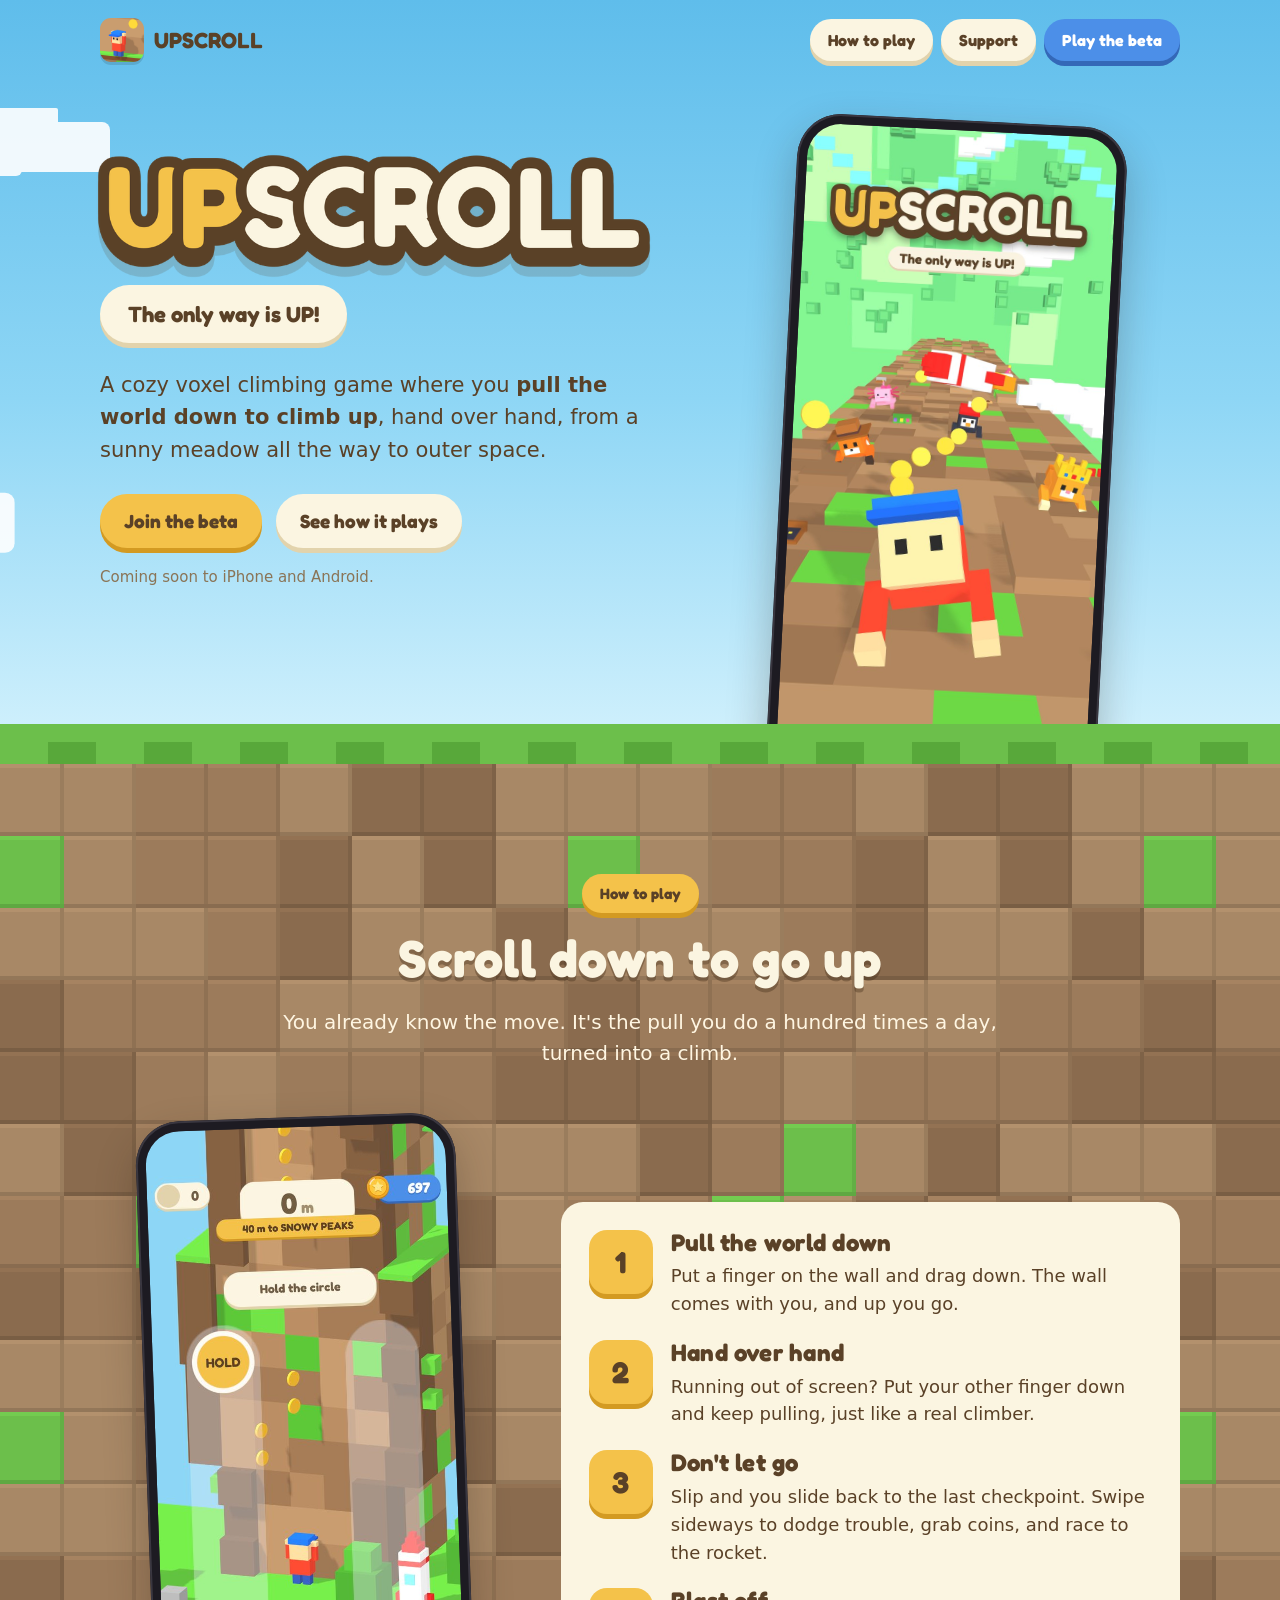
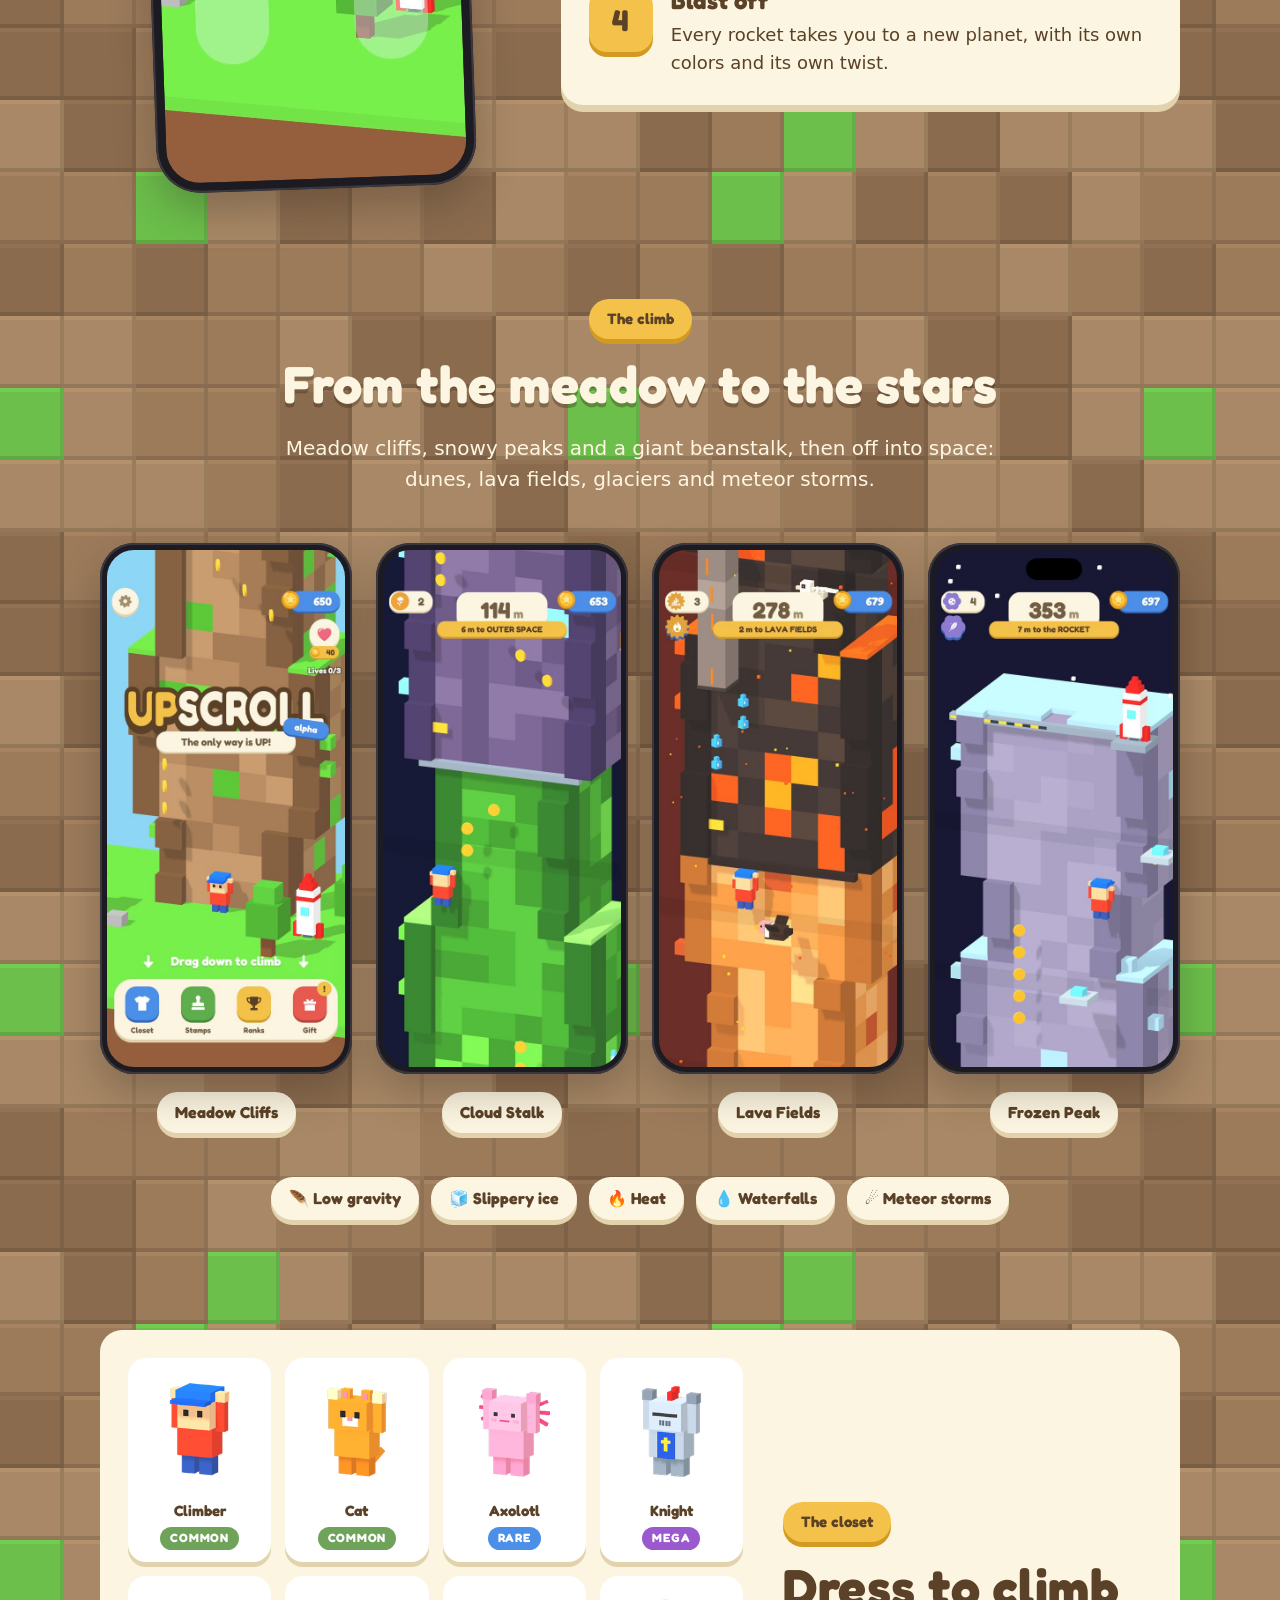
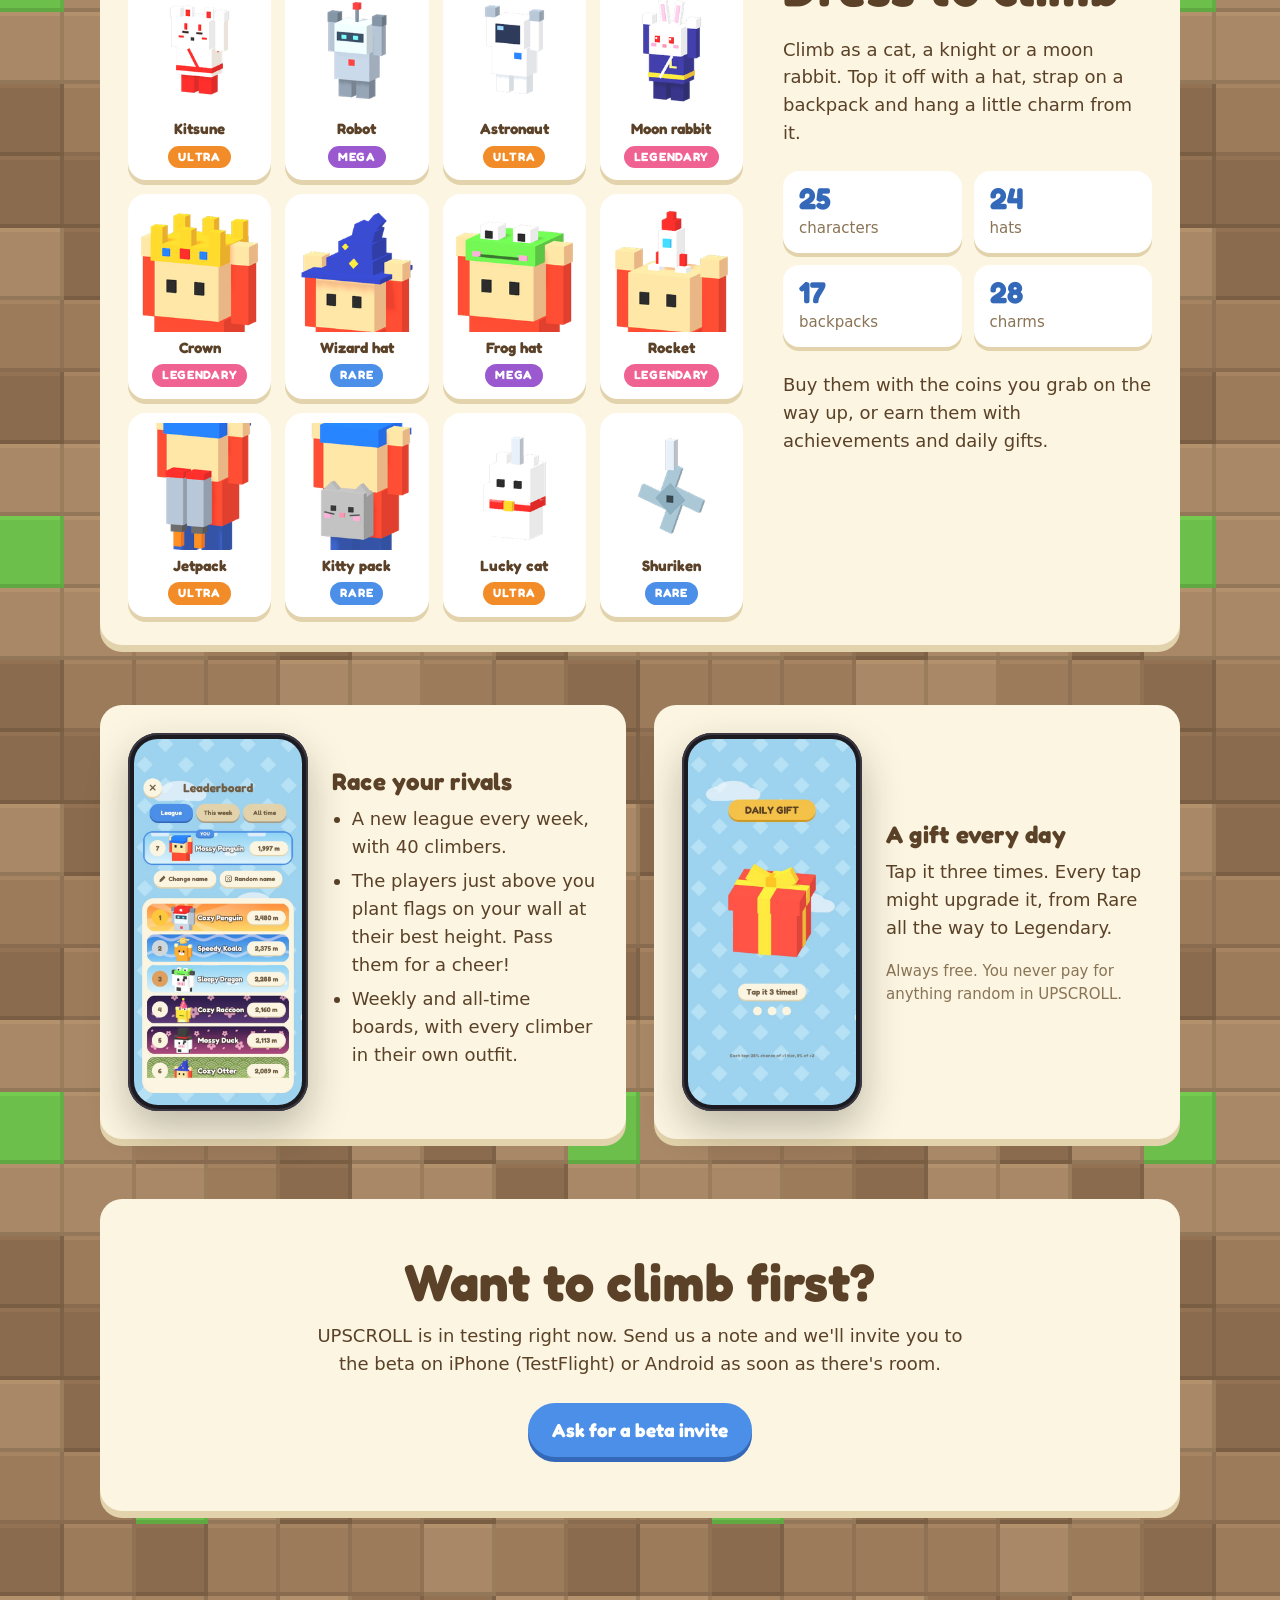
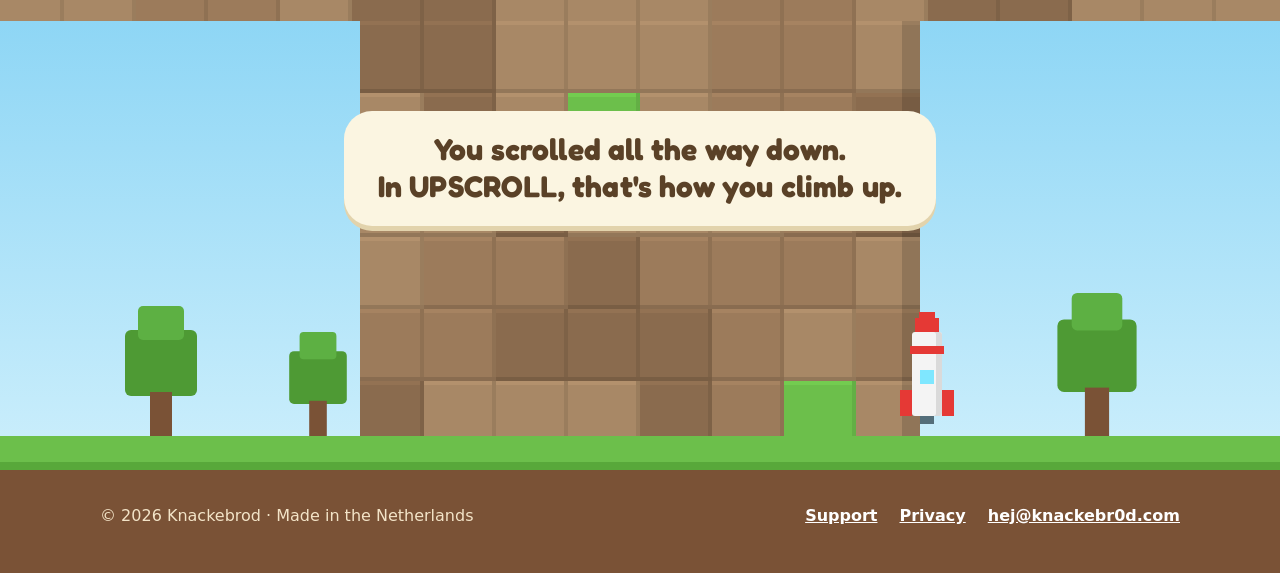
<file: Website/index.html>
<!doctype html>
<html lang="en">
<head>
  <meta charset="utf-8">
  <meta name="viewport" content="width=device-width, initial-scale=1, viewport-fit=cover">
  <title>UPSCROLL: The only way is UP!</title>
  <meta name="description" content="UPSCROLL is a cozy voxel climbing game for iPhone and Android. Pull the world down to climb up, hand over hand, from the meadow to outer space.">
  <meta name="theme-color" content="#5FBDEB">
  <meta property="og:title" content="UPSCROLL: The only way is UP!">
  <meta property="og:description" content="Pull the world down to climb up. A cozy voxel climbing game for iPhone and Android.">
  <meta property="og:image" content="https://upscroll.knackebr0d.com/assets/social.jpg">
  <meta property="og:url" content="https://upscroll.knackebr0d.com/">
  <link rel="canonical" href="https://upscroll.knackebr0d.com/">
  <meta property="og:type" content="website">
  <meta name="twitter:card" content="summary_large_image">
  <link rel="icon" type="image/png" href="assets/favicon.png">
  <link rel="apple-touch-icon" href="assets/apple-touch-icon.png">
  <link rel="stylesheet" href="assets/site.css">
</head>
<body>

<header class="topbar">
  <div class="wrap">
    <a class="brand" href="./"><img src="assets/icon.png" alt="">UPSCROLL</a>
    <nav class="nav">
      <a class="pill pill-cream" href="#play">How to play</a>
      <a class="pill pill-cream" href="support.html">Support</a>
      <a class="pill pill-blue" href="#beta">Play the beta</a>
    </nav>
  </div>
</header>

<main>

  <!-- The top of the tower -->
  <section class="hero">
    <div class="clouds" aria-hidden="true"><span class="cloud c1"></span><span class="cloud c2"></span><span class="cloud c3"></span></div>
    <div class="wrap hero-grid">
      <div class="hero-copy">
        <h1><img class="hero-logo" src="assets/logo.png" alt="UPSCROLL"></h1>
        <span class="pill pill-cream tagline">The only way is UP!</span>
        <p class="lead">A cozy voxel climbing game where you <strong>pull the world down to climb up</strong>, hand over hand, from a sunny meadow all the way to outer space.</p>
        <div class="cta-row">
          <a class="pill pill-gold" href="#beta">Join the beta</a>
          <a class="pill pill-cream" href="#play">See how it plays</a>
        </div>
        <p class="soon">Coming soon to iPhone and Android.</p>
      </div>
      <div class="phone hero-phone">
        <img src="assets/poster.jpg" alt="Looking down a voxel tower: the climber reaches up toward you, friends climb below, a rocket flies past and the meadow is far below.">
      </div>
    </div>
  </section>

  <div class="ledge" aria-hidden="true"></div>

  <!-- Down the wall -->
  <div class="wall">

    <section id="play" class="wrap on-wall">
      <div class="section-head">
        <span class="pill pill-gold kicker">How to play</span>
        <h2>Scroll down to go up</h2>
        <p>You already know the move. It's the pull you do a hundred times a day, turned into a climb.</p>
      </div>
      <div class="how">
        <div class="phone"><img src="assets/shots/tutorial.jpg" alt="The first climb: a hand-sized HOLD circle on the wall at the bottom of the tower, with the hint 'Hold the circle'." loading="lazy"></div>
        <div class="card steps">
          <div class="step">
            <div class="num">1</div>
            <div><h3>Pull the world down</h3><p>Put a finger on the wall and drag down. The wall comes with you, and up you go.</p></div>
          </div>
          <div class="step">
            <div class="num">2</div>
            <div><h3>Hand over hand</h3><p>Running out of screen? Put your other finger down and keep pulling, just like a real climber.</p></div>
          </div>
          <div class="step">
            <div class="num">3</div>
            <div><h3>Don't let go</h3><p>Slip and you slide back to the last checkpoint. Swipe sideways to dodge trouble, grab coins, and race to the rocket.</p></div>
          </div>
          <div class="step">
            <div class="num">4</div>
            <div><h3>Blast off</h3><p>Every rocket takes you to a new planet, with its own colors and its own twist.</p></div>
          </div>
        </div>
      </div>
    </section>

    <section class="wrap on-wall" style="margin-top: 110px">
      <div class="section-head">
        <span class="pill pill-gold kicker">The climb</span>
        <h2>From the meadow to the stars</h2>
        <p>Meadow cliffs, snowy peaks and a giant beanstalk, then off into space: dunes, lava fields, glaciers and meteor storms.</p>
      </div>
      <div class="worlds">
        <figure class="world" style="margin:0">
          <div class="phone"><img src="assets/shots/title.jpg" alt="The title screen: the tower rising from the meadow, with the rocket waiting at the bottom." loading="lazy"></div>
          <span class="pill pill-cream label">Meadow Cliffs</span>
        </figure>
        <figure class="world" style="margin:0">
          <div class="phone"><img src="assets/shots/climb1.jpg" alt="The green Cloud Stalk, almost at outer space." loading="lazy"></div>
          <span class="pill pill-cream label">Cloud Stalk</span>
        </figure>
        <figure class="world" style="margin:0">
          <div class="phone"><img src="assets/shots/cloud.jpg" alt="Climbing through glowing lava blocks on a hot planet." loading="lazy"></div>
          <span class="pill pill-cream label">Lava Fields</span>
        </figure>
        <figure class="world" style="margin:0">
          <div class="phone"><img src="assets/shots/space.jpg" alt="An icy planet with the rocket waiting at the top." loading="lazy"></div>
          <span class="pill pill-cream label">Frozen Peak</span>
        </figure>
      </div>
      <div class="effects">
        <span class="pill pill-cream">🪶 Low gravity</span>
        <span class="pill pill-cream">🧊 Slippery ice</span>
        <span class="pill pill-cream">🔥 Heat</span>
        <span class="pill pill-cream">💧 Waterfalls</span>
        <span class="pill pill-cream">☄️ Meteor storms</span>
      </div>
    </section>

    <section class="wrap" style="margin-top: 110px">
      <div class="card closet">
        <div class="shelf">
          <div class="item"><img src="assets/items/character_climber.png" alt="" loading="lazy"><div class="name">Climber</div><span class="chip" style="background:var(--common)">Common</span></div>
          <div class="item"><img src="assets/items/character_cat.png" alt="" loading="lazy"><div class="name">Cat</div><span class="chip" style="background:var(--common)">Common</span></div>
          <div class="item"><img src="assets/items/character_axolotl.png" alt="" loading="lazy"><div class="name">Axolotl</div><span class="chip" style="background:var(--rare)">Rare</span></div>
          <div class="item"><img src="assets/items/character_knight.png" alt="" loading="lazy"><div class="name">Knight</div><span class="chip" style="background:var(--mega)">Mega</span></div>
          <div class="item"><img src="assets/items/character_kitsune.png" alt="" loading="lazy"><div class="name">Kitsune</div><span class="chip" style="background:var(--ultra)">Ultra</span></div>
          <div class="item"><img src="assets/items/character_robot.png" alt="" loading="lazy"><div class="name">Robot</div><span class="chip" style="background:var(--mega)">Mega</span></div>
          <div class="item"><img src="assets/items/character_astronaut.png" alt="" loading="lazy"><div class="name">Astronaut</div><span class="chip" style="background:var(--ultra)">Ultra</span></div>
          <div class="item"><img src="assets/items/character_moonrabbit.png" alt="" loading="lazy"><div class="name">Moon rabbit</div><span class="chip" style="background:var(--legendary)">Legendary</span></div>
          <div class="item"><img src="assets/items/hat_crown.png" alt="" loading="lazy"><div class="name">Crown</div><span class="chip" style="background:var(--legendary)">Legendary</span></div>
          <div class="item"><img src="assets/items/hat_wizardhat.png" alt="" loading="lazy"><div class="name">Wizard hat</div><span class="chip" style="background:var(--rare)">Rare</span></div>
          <div class="item"><img src="assets/items/hat_froghat.png" alt="" loading="lazy"><div class="name">Frog hat</div><span class="chip" style="background:var(--mega)">Mega</span></div>
          <div class="item"><img src="assets/items/hat_rockethat.png" alt="" loading="lazy"><div class="name">Rocket</div><span class="chip" style="background:var(--legendary)">Legendary</span></div>
          <div class="item"><img src="assets/items/backpack_jetpack.png" alt="" loading="lazy"><div class="name">Jetpack</div><span class="chip" style="background:var(--ultra)">Ultra</span></div>
          <div class="item"><img src="assets/items/backpack_kittypack.png" alt="" loading="lazy"><div class="name">Kitty pack</div><span class="chip" style="background:var(--rare)">Rare</span></div>
          <div class="item"><img src="assets/items/charm_luckycat.png" alt="" loading="lazy"><div class="name">Lucky cat</div><span class="chip" style="background:var(--ultra)">Ultra</span></div>
          <div class="item"><img src="assets/items/charm_shuriken.png" alt="" loading="lazy"><div class="name">Shuriken</div><span class="chip" style="background:var(--rare)">Rare</span></div>
        </div>
        <div class="closet-copy">
          <span class="pill pill-gold kicker" style="font-size:15px;padding:8px 18px;margin-bottom:16px">The closet</span>
          <h2>Dress to climb</h2>
          <p>Climb as a cat, a knight or a moon rabbit. Top it off with a hat, strap on a backpack and hang a little charm from it.</p>
          <div class="counts">
            <div class="count"><b>25</b><span>characters</span></div>
            <div class="count"><b>24</b><span>hats</span></div>
            <div class="count"><b>17</b><span>backpacks</span></div>
            <div class="count"><b>28</b><span>charms</span></div>
          </div>
          <p>Buy them with the coins you grab on the way up, or earn them with achievements and daily gifts.</p>
        </div>
      </div>
    </section>

    <section class="wrap duo" style="margin-top: 60px">
      <div class="card feature">
        <div class="phone"><img src="assets/shots/board.jpg" alt="The leaderboard with a weekly league and climbers' outfits next to their names." loading="lazy"></div>
        <div>
          <h3>Race your rivals</h3>
          <ul>
            <li>A new league every week, with 40 climbers.</li>
            <li>The players just above you plant flags on your wall at their best height. Pass them for a cheer!</li>
            <li>Weekly and all-time boards, with every climber in their own outfit.</li>
          </ul>
        </div>
      </div>
      <div class="card feature">
        <div class="phone"><img src="assets/shots/gift.jpg" alt="The daily gift: a big red present waiting to be tapped three times." loading="lazy"></div>
        <div>
          <h3>A gift every day</h3>
          <p>Tap it three times. Every tap might upgrade it, from Rare all the way to Legendary.</p>
          <p class="promise">Always free. You never pay for anything random in UPSCROLL.</p>
        </div>
      </div>
    </section>

    <section id="beta" class="wrap" style="margin-top: 60px">
      <div class="card beta">
        <h2>Want to climb first?</h2>
        <p>UPSCROLL is in testing right now. Send us a note and we'll invite you to the beta on iPhone (TestFlight) or Android as soon as there's room.</p>
        <a class="pill pill-blue" href="mailto:hej@knackebr0d.com?subject=UPSCROLL%20beta">Ask for a beta invite</a>
      </div>
    </section>

  </div>

  <!-- The meadow, all the way down -->
  <section class="meadow">
    <div class="tower-base" aria-hidden="true"></div>
    <p class="punchline display"><span class="pill pill-cream">You scrolled all the way down.<br>In UPSCROLL, that's how you climb up.</span></p>
    <div class="scenery" aria-hidden="true">
      <span class="tree t1"><i></i></span>
      <span class="tree t2"><i></i></span>
      <span class="rocket"><span class="fin l"></span><span class="fin r"></span><span class="base"></span><span class="body"></span><span class="window"></span><span class="band"></span><span class="nose"></span></span>
      <span class="tree t3"><i></i></span>
    </div>
    <div class="ground"></div>
  </section>

</main>

<footer>
  <div class="wrap">
    <span>© 2026 Knackebrod · Made in the Netherlands</span>
    <nav>
      <a href="support.html">Support</a>
      <a href="privacy.html">Privacy</a>
      <a href="mailto:hej@knackebr0d.com">hej@knackebr0d.com</a>
    </nav>
  </div>
</footer>

</body>
</html>
</file>
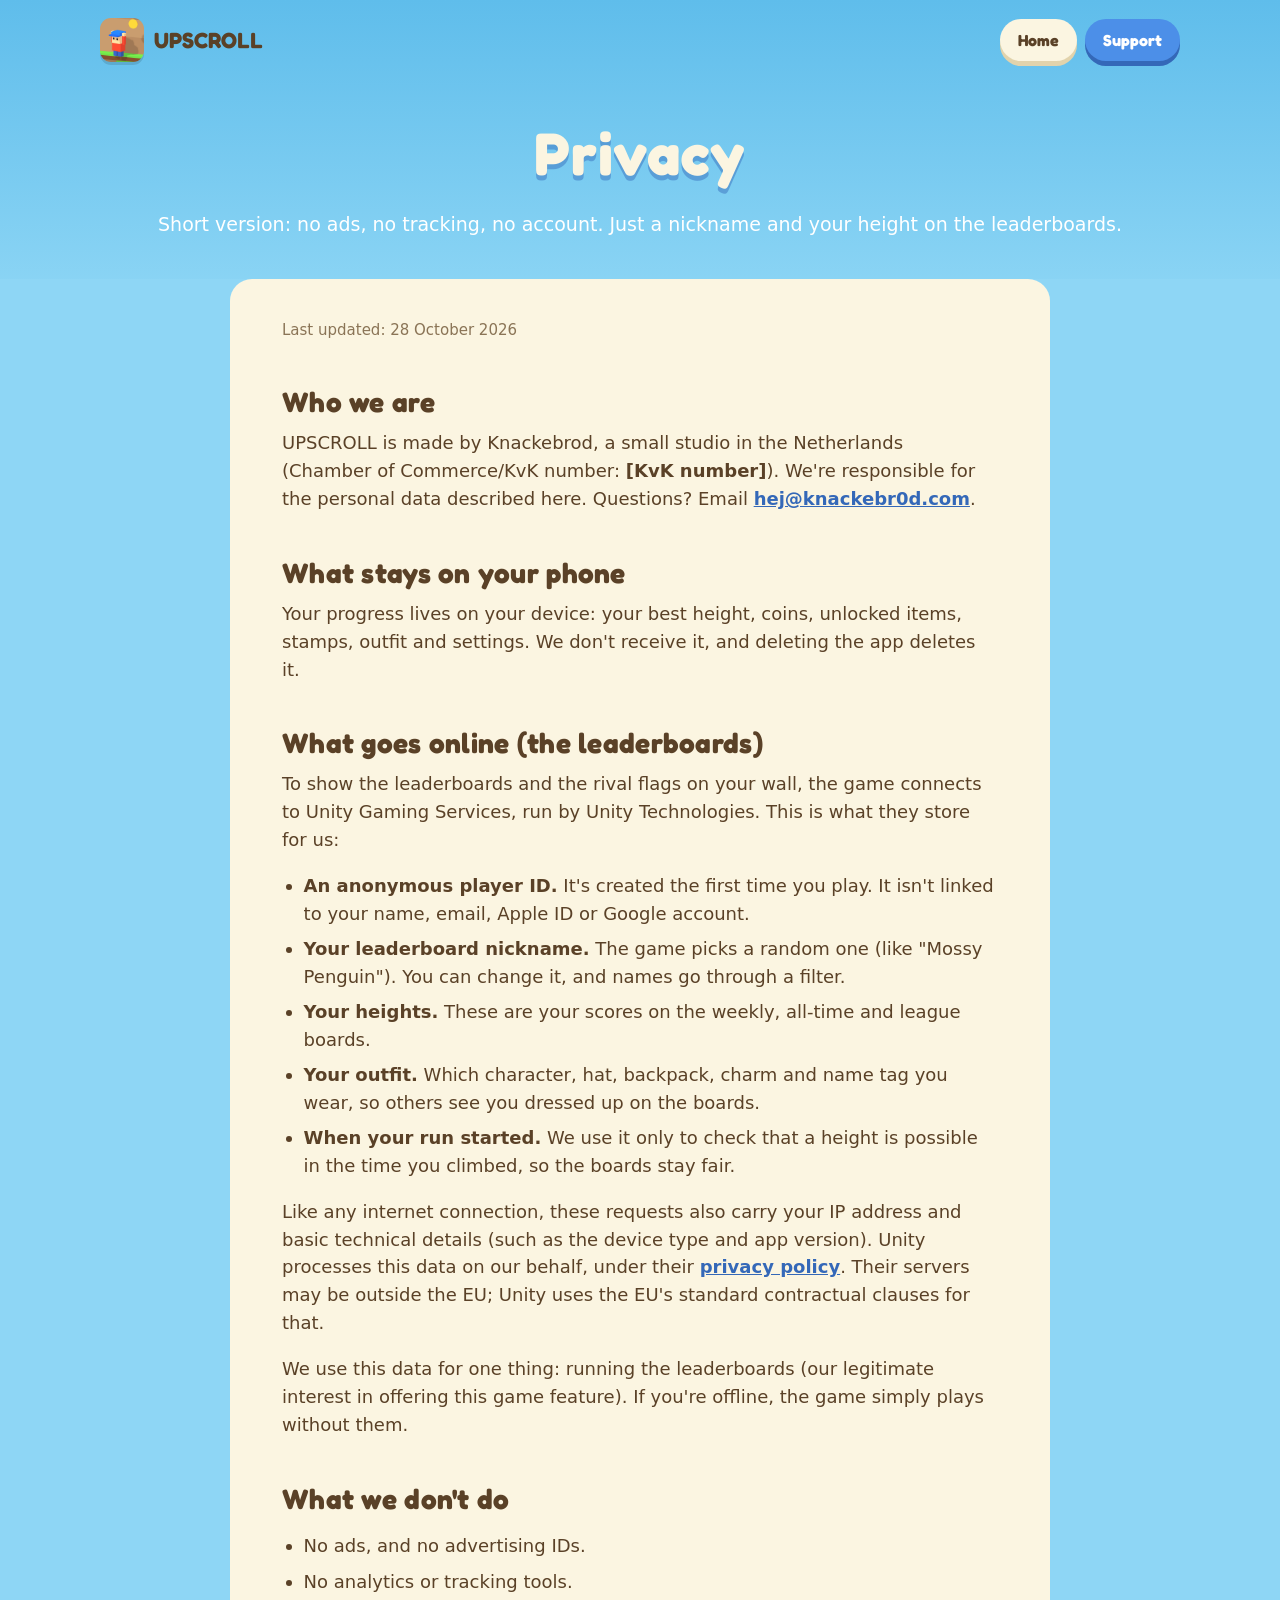
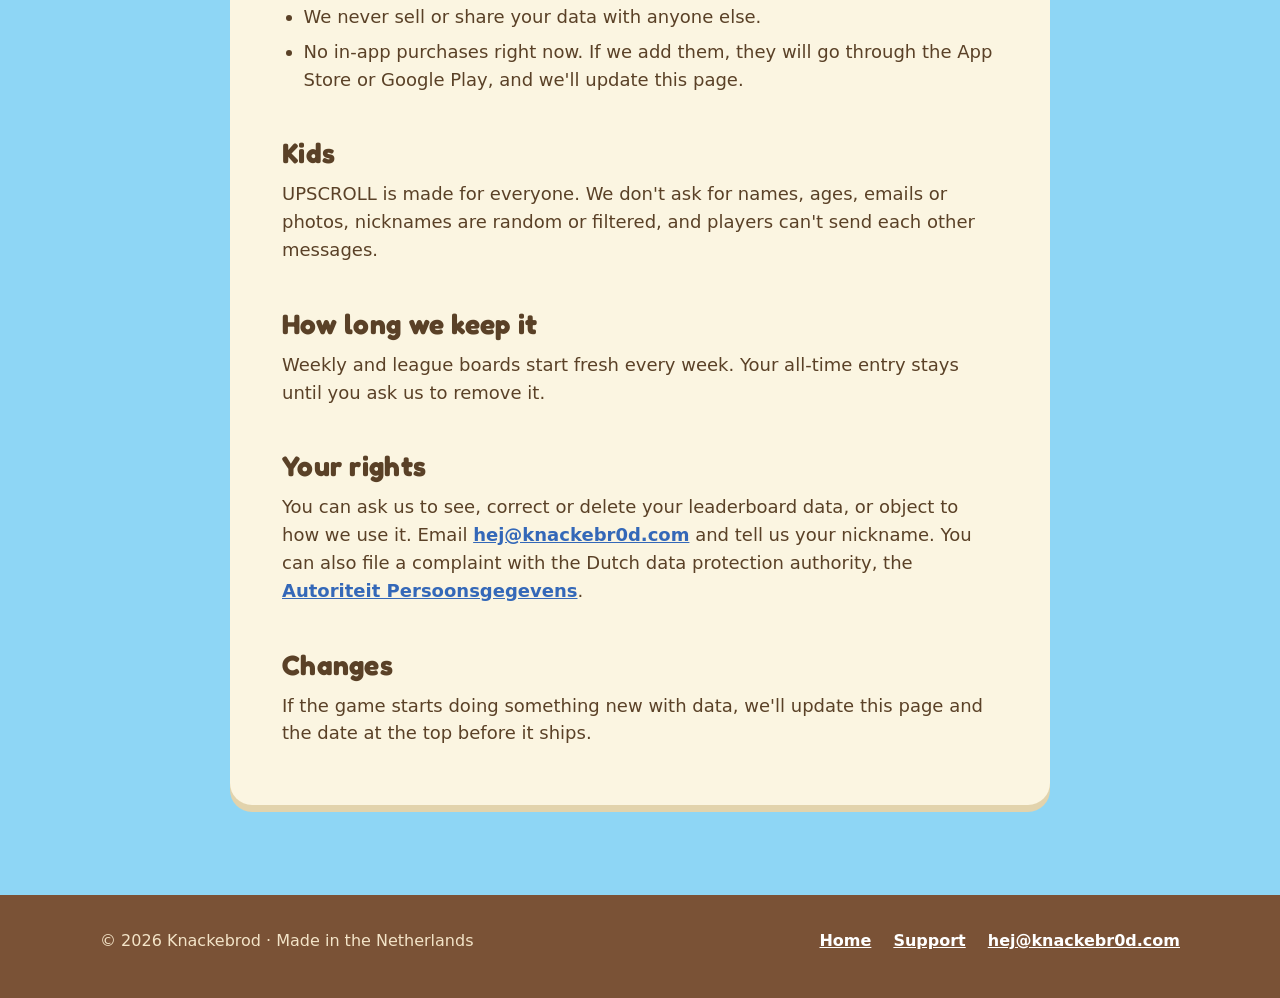
<file: Website/privacy.html>
<!doctype html>
<html lang="en">
<head>
  <meta charset="utf-8">
  <meta name="viewport" content="width=device-width, initial-scale=1, viewport-fit=cover">
  <title>Privacy · UPSCROLL</title>
  <meta name="description" content="What UPSCROLL stores, what goes online for the leaderboards, and what never does.">
  <meta name="theme-color" content="#5FBDEB">
  <link rel="icon" type="image/png" href="assets/favicon.png">
  <link rel="apple-touch-icon" href="assets/apple-touch-icon.png">
  <link rel="stylesheet" href="assets/site.css">
</head>
<body>

<header class="topbar">
  <div class="wrap">
    <a class="brand" href="./"><img src="assets/icon.png" alt="">UPSCROLL</a>
    <nav class="nav">
      <a class="pill pill-cream" href="./">Home</a>
      <a class="pill pill-blue" href="support.html">Support</a>
    </nav>
  </div>
</header>

<main>
  <section class="page-hero">
    <div class="wrap">
      <h1>Privacy</h1>
      <p>Short version: no ads, no tracking, no account. Just a nickname and your height on the leaderboards.</p>
    </div>
  </section>

  <section class="doc">
    <div class="wrap">
      <article class="card">
        <p class="updated">Last updated: 28 October 2026</p>

        <h2>Who we are</h2>
        <p>UPSCROLL is made by Knackebrod, a small studio in the Netherlands (Chamber of Commerce/KvK number: <b>[KvK number]</b>). We're responsible for the personal data described here. Questions? Email <a href="mailto:hej@knackebr0d.com">hej@knackebr0d.com</a>.</p>

        <h2>What stays on your phone</h2>
        <p>Your progress lives on your device: your best height, coins, unlocked items, stamps, outfit and settings. We don't receive it, and deleting the app deletes it.</p>

        <h2>What goes online (the leaderboards)</h2>
        <p>To show the leaderboards and the rival flags on your wall, the game connects to Unity Gaming Services, run by Unity Technologies. This is what they store for us:</p>
        <ul>
          <li><b>An anonymous player ID.</b> It's created the first time you play. It isn't linked to your name, email, Apple ID or Google account.</li>
          <li><b>Your leaderboard nickname.</b> The game picks a random one (like "Mossy Penguin"). You can change it, and names go through a filter.</li>
          <li><b>Your heights.</b> These are your scores on the weekly, all-time and league boards.</li>
          <li><b>Your outfit.</b> Which character, hat, backpack, charm and name tag you wear, so others see you dressed up on the boards.</li>
          <li><b>When your run started.</b> We use it only to check that a height is possible in the time you climbed, so the boards stay fair.</li>
        </ul>
        <p>Like any internet connection, these requests also carry your IP address and basic technical details (such as the device type and app version). Unity processes this data on our behalf, under their <a href="https://unity.com/legal/privacy-policy" rel="noopener">privacy policy</a>. Their servers may be outside the EU; Unity uses the EU's standard contractual clauses for that.</p>
        <p>We use this data for one thing: running the leaderboards (our legitimate interest in offering this game feature). If you're offline, the game simply plays without them.</p>

        <h2>What we don't do</h2>
        <ul>
          <li>No ads, and no advertising IDs.</li>
          <li>No analytics or tracking tools.</li>
          <li>We never sell or share your data with anyone else.</li>
          <li>No in-app purchases right now. If we add them, they will go through the App Store or Google Play, and we'll update this page.</li>
        </ul>

        <h2>Kids</h2>
        <p>UPSCROLL is made for everyone. We don't ask for names, ages, emails or photos, nicknames are random or filtered, and players can't send each other messages.</p>

        <h2>How long we keep it</h2>
        <p>Weekly and league boards start fresh every week. Your all-time entry stays until you ask us to remove it.</p>

        <h2>Your rights</h2>
        <p>You can ask us to see, correct or delete your leaderboard data, or object to how we use it. Email <a href="mailto:hej@knackebr0d.com">hej@knackebr0d.com</a> and tell us your nickname. You can also file a complaint with the Dutch data protection authority, the <a href="https://autoriteitpersoonsgegevens.nl" rel="noopener">Autoriteit Persoonsgegevens</a>.</p>

        <h2>Changes</h2>
        <p>If the game starts doing something new with data, we'll update this page and the date at the top before it ships.</p>
      </article>
    </div>
  </section>
</main>

<footer>
  <div class="wrap">
    <span>© 2026 Knackebrod · Made in the Netherlands</span>
    <nav>
      <a href="./">Home</a>
      <a href="support.html">Support</a>
      <a href="mailto:hej@knackebr0d.com">hej@knackebr0d.com</a>
    </nav>
  </div>
</footer>

</body>
</html>
</file>
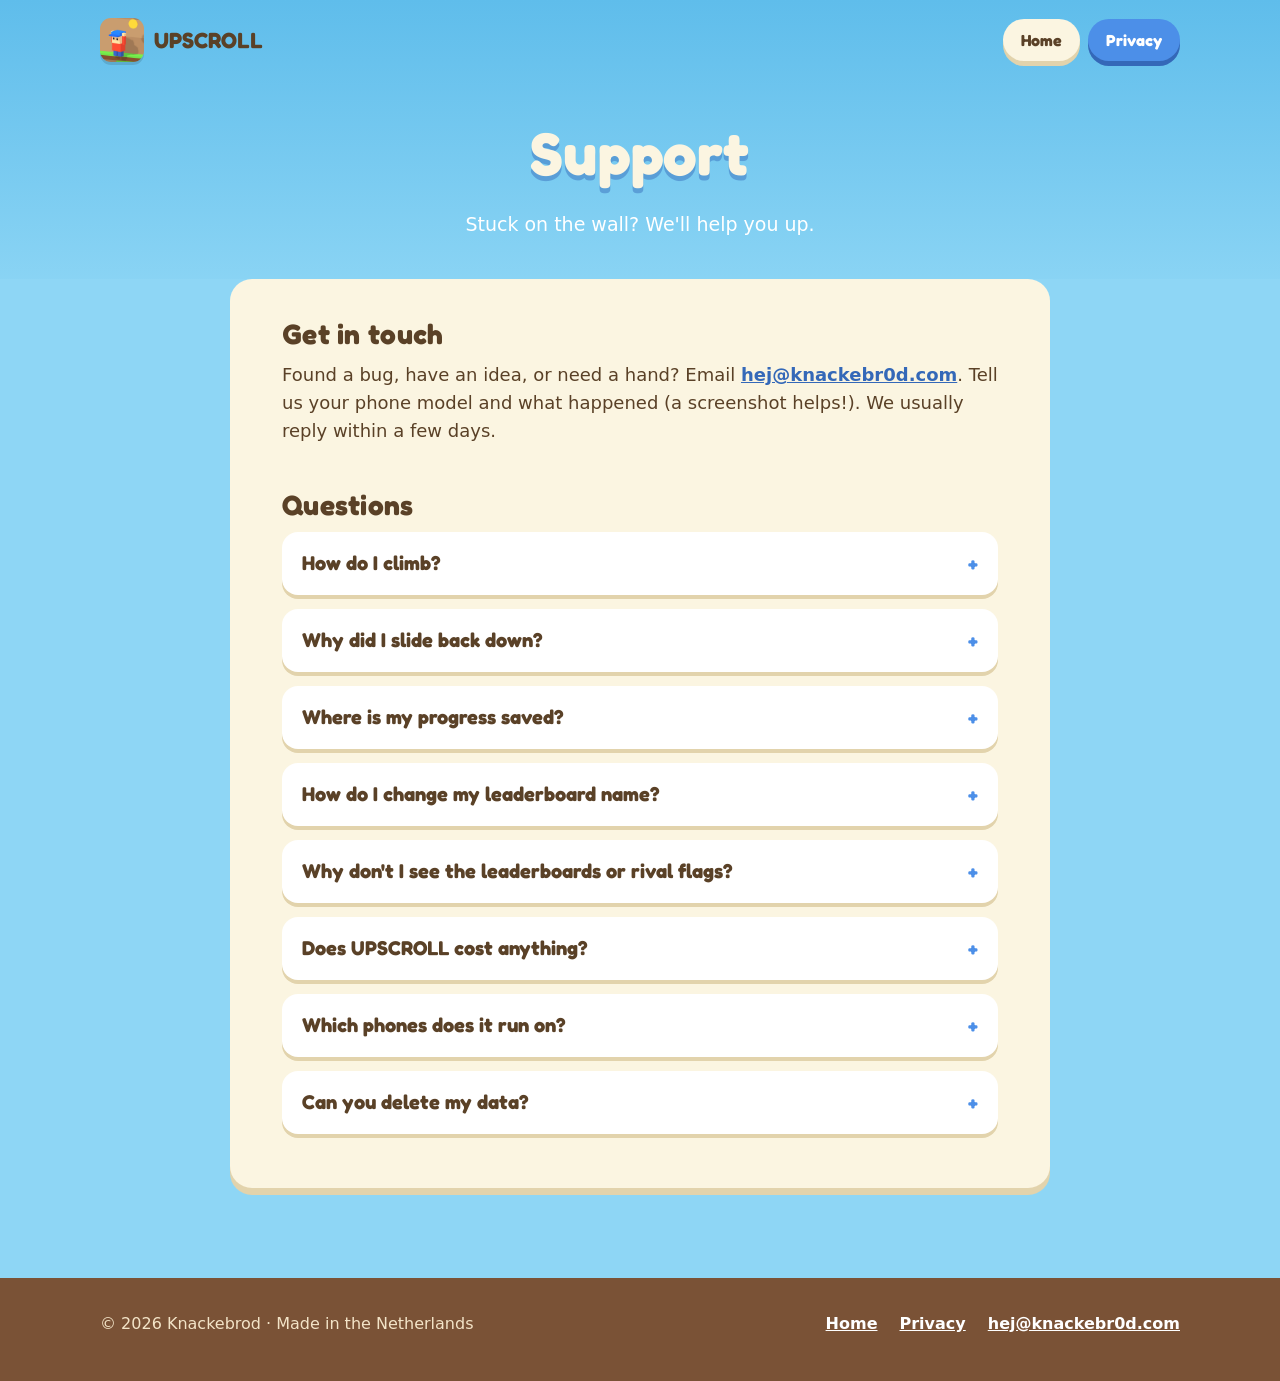
<file: Website/support.html>
<!doctype html>
<html lang="en">
<head>
  <meta charset="utf-8">
  <meta name="viewport" content="width=device-width, initial-scale=1, viewport-fit=cover">
  <title>Support · UPSCROLL</title>
  <meta name="description" content="Help with UPSCROLL: how to climb, your progress, the leaderboards, and how to reach us.">
  <meta name="theme-color" content="#5FBDEB">
  <link rel="icon" type="image/png" href="assets/favicon.png">
  <link rel="apple-touch-icon" href="assets/apple-touch-icon.png">
  <link rel="stylesheet" href="assets/site.css">
</head>
<body>

<header class="topbar">
  <div class="wrap">
    <a class="brand" href="./"><img src="assets/icon.png" alt="">UPSCROLL</a>
    <nav class="nav">
      <a class="pill pill-cream" href="./">Home</a>
      <a class="pill pill-blue" href="privacy.html">Privacy</a>
    </nav>
  </div>
</header>

<main>
  <section class="page-hero">
    <div class="wrap">
      <h1>Support</h1>
      <p>Stuck on the wall? We'll help you up.</p>
    </div>
  </section>

  <section class="doc">
    <div class="wrap">
      <article class="card">
        <h2>Get in touch</h2>
        <p>Found a bug, have an idea, or need a hand? Email <a href="mailto:hej@knackebr0d.com?subject=UPSCROLL%20support">hej@knackebr0d.com</a>. Tell us your phone model and what happened (a screenshot helps!). We usually reply within a few days.</p>

        <h2>Questions</h2>
        <div class="faq">
          <details>
            <summary>How do I climb?</summary>
            <p>Put a finger on the wall and drag down: the wall moves with you and you go up. When you run out of screen, put your other finger down and keep pulling, hand over hand. Swipe sideways to switch lanes. You can replay the tutorial any time in Settings (the gear on the title screen).</p>
          </details>
          <details>
            <summary>Why did I slide back down?</summary>
            <p>When you let go, or your stamina runs out near the top of a zone, you slide back to the last checkpoint. Checkpoints are at the start of every zone. An extra life (the heart on the title screen) saves you from one fall.</p>
          </details>
          <details>
            <summary>Where is my progress saved?</summary>
            <p>On your phone. Deleting the app also deletes your progress, so keep it installed while you update. Moving progress to a new phone isn't possible yet.</p>
          </details>
          <details>
            <summary>How do I change my leaderboard name?</summary>
            <p>Tap Ranks on the title screen, then Change name, or Random name for a new random one.</p>
          </details>
          <details>
            <summary>Why don't I see the leaderboards or rival flags?</summary>
            <p>They need an internet connection. Without one the game works fine; the boards and flags come back when you're online again.</p>
          </details>
          <details>
            <summary>Does UPSCROLL cost anything?</summary>
            <p>No. There are no ads and no purchases right now. Everything random, like the daily gift, is always free.</p>
          </details>
          <details>
            <summary>Which phones does it run on?</summary>
            <p>iPhone with iOS 15 or newer, and Android phones with Android 8.0 or newer.</p>
          </details>
          <details>
            <summary>Can you delete my data?</summary>
            <p>Yes. Email us your leaderboard nickname and we'll remove your entries. The <a href="privacy.html">privacy page</a> explains what we store.</p>
          </details>
        </div>
      </article>
    </div>
  </section>
</main>

<footer>
  <div class="wrap">
    <span>© 2026 Knackebrod · Made in the Netherlands</span>
    <nav>
      <a href="./">Home</a>
      <a href="privacy.html">Privacy</a>
      <a href="mailto:hej@knackebr0d.com">hej@knackebr0d.com</a>
    </nav>
  </div>
</footer>

</body>
</html>
</file>
<file: Website/assets/site.css>
/* UPSCROLL website: the game's own look. Cream cards with a darker "shade" underneath, bold rounded type,
   sky on top, the tower in the middle, the meadow at the bottom. */

@font-face {
  font-family: "Fredoka";
  src: url("fonts/Fredoka-Bold.ttf") format("truetype");
  font-weight: 700;
  font-display: swap;
}

:root {
  --sky: #8ED6F5;
  --sky-deep: #5FBDEB;
  --sky-light: #CDEFFC;
  --cream: #FBF5E1;
  --cream-shade: #E2D3AC;
  --brown: #725D42;
  --ink: #5A4127;
  --ink-soft: #8A7456;
  --blue: #4C8FE8;
  --blue-shade: #3468B8;
  --gold: #F4C24A;
  --gold-shade: #D39A22;
  --grass: #6CBF4B;
  --grass-shade: #58A83A;
  --rock: #9C7B5B;
  --rock-dark: #8A6B4E;
  --rock-light: #A88866;
  --space: #12122A;
  --common: #6FA35A;
  --rare: #4C8FE8;
  --mega: #9B59D0;
  --ultra: #F28C28;
  --legendary: #F06292;
  --radius: 22px;
  --page: 1120px;
}

* { box-sizing: border-box; }

html { scroll-behavior: smooth; }

body {
  margin: 0;
  background: var(--sky);
  color: var(--ink);
  font: 500 18px/1.55 ui-rounded, "SF Pro Rounded", system-ui, -apple-system, "Segoe UI", Roboto, sans-serif;
  -webkit-font-smoothing: antialiased;
}

img { max-width: 100%; display: block; }

a { color: var(--blue-shade); font-weight: 700; }

h1, h2, h3, .display {
  font-family: "Fredoka", ui-rounded, system-ui, sans-serif;
  font-weight: 700;
  line-height: 1.1;
  margin: 0 0 0.4em;
  letter-spacing: 0.01em;
}

h2 { font-size: clamp(34px, 5vw, 52px); }
h3 { font-size: 24px; }

p { margin: 0 0 1em; }

.wrap {
  max-width: var(--page);
  margin: 0 auto;
  padding: 0 20px;
}

/* ---------- The game's building blocks ---------- */

.card {
  background: var(--cream);
  border-radius: var(--radius);
  box-shadow: 0 7px 0 var(--cream-shade);
  padding: 28px;
}

.pill {
  display: inline-flex;
  align-items: center;
  gap: 10px;
  border-radius: 999px;
  padding: 12px 24px;
  font-family: "Fredoka", ui-rounded, system-ui, sans-serif;
  font-size: 19px;
  text-decoration: none;
  white-space: nowrap;
}

.pill-cream { background: var(--cream); color: var(--ink); box-shadow: 0 5px 0 var(--cream-shade); }
.pill-blue { background: var(--blue); color: #fff; box-shadow: 0 5px 0 var(--blue-shade); }
.pill-gold { background: var(--gold); color: var(--ink); box-shadow: 0 5px 0 var(--gold-shade); }

a.pill { transition: transform 0.12s ease, box-shadow 0.12s ease; }
a.pill:hover { transform: translateY(-2px); }
a.pill:active { transform: translateY(4px); box-shadow: 0 1px 0 var(--blue-shade); }
a.pill-gold:active { box-shadow: 0 1px 0 var(--gold-shade); }

.chip {
  display: inline-block;
  padding: 2px 10px;
  border-radius: 999px;
  color: #fff;
  font-family: "Fredoka", ui-rounded, system-ui, sans-serif;
  font-size: 12px;
  letter-spacing: 0.06em;
  text-transform: uppercase;
}

.phone {
  position: relative;
  border-radius: 44px;
  padding: 10px;
  background: #1D1B22;
  box-shadow: 0 18px 40px rgba(40, 30, 20, 0.28), inset 0 0 0 2px #3A3740;
}

.phone img {
  border-radius: 34px;
  width: 100%;
  aspect-ratio: 1206 / 2622;
  object-fit: cover;
}

/* ---------- Top bar ---------- */

.topbar {
  position: absolute;
  inset: 0 0 auto 0;
  z-index: 5;
}

.topbar .wrap {
  display: flex;
  align-items: center;
  justify-content: space-between;
  padding-top: 18px;
}

.brand {
  display: flex;
  align-items: center;
  gap: 10px;
  text-decoration: none;
  color: var(--ink);
  font-family: "Fredoka", ui-rounded, system-ui, sans-serif;
  font-size: 22px;
}

.brand img { width: 44px; height: 44px; border-radius: 11px; box-shadow: 0 3px 0 rgba(0, 0, 0, 0.12); }

.nav { display: flex; gap: 8px; }
.nav a { font-size: 16px; padding: 9px 18px; }

/* ---------- Hero: the top of the tower ---------- */

.hero {
  position: relative;
  overflow: hidden;
  background: linear-gradient(180deg, var(--sky-deep) 0%, var(--sky) 55%, var(--sky-light) 100%);
  padding: 120px 0 0;
}

.clouds { position: absolute; inset: 0; pointer-events: none; }

.cloud {
  position: absolute;
  width: 150px;
  height: 46px;
  background: #fff;
  border-radius: 6px;
  opacity: 0.9;
  box-shadow: 40px -26px 0 -4px #fff, 86px -6px 0 2px #fff;
  animation: drift linear infinite;
}

.cloud.c1 { top: 18%; left: -10%; animation-duration: 70s; }
.cloud.c2 { top: 46%; left: -30%; animation-duration: 95s; animation-delay: -40s; transform: scale(0.7); }
.cloud.c3 { top: 70%; left: -20%; animation-duration: 80s; animation-delay: -15s; transform: scale(1.2); }

@keyframes drift { to { left: 110%; } }

@media (prefers-reduced-motion: reduce) {
  .cloud { animation: none; left: 8%; }
  .cloud.c2 { left: 70%; }
  .cloud.c3 { left: 40%; }
  html { scroll-behavior: auto; }
}

.hero-grid {
  position: relative;
  display: grid;
  grid-template-columns: 1.1fr 0.9fr;
  gap: 40px;
  align-items: end;
}

.hero-copy { padding-bottom: 120px; }

.hero-logo { width: min(560px, 100%); margin: 0 0 14px -6px; filter: drop-shadow(0 10px 0 rgba(90, 65, 39, 0.18)); }

.tagline { margin-bottom: 26px; font-size: 22px; padding: 12px 28px; }

.lead { font-size: 21px; max-width: 30em; color: var(--ink); }
.lead strong { color: var(--ink); }

.cta-row { display: flex; flex-wrap: wrap; gap: 14px; margin-top: 28px; }

.soon {
  margin-top: 18px;
  font-size: 15px;
  color: var(--ink-soft);
}

.hero-phone {
  justify-self: center;
  width: min(330px, 80vw);
  margin-bottom: -90px;
  transform: rotate(3deg);
}

/* The ledge: grass on the tower's top edge. */
.ledge {
  position: relative;
  height: 40px;
  background:
    linear-gradient(var(--grass) 0 18px, transparent 18px),
    repeating-linear-gradient(90deg, var(--grass) 0 48px, var(--grass-shade) 48px 96px);
  background-size: 100% 100%, 100% 30px;
  background-repeat: no-repeat;
  background-position: top, 0 10px;
}

/* ---------- The wall (the tower's face) ---------- */

.wall {
  position: relative;
  background: var(--rock) url("wall.png") center top / 576px repeat;
  padding: 110px 0;
}

.section-head { text-align: center; max-width: 720px; margin: 0 auto 48px; }
.section-head .kicker { margin-bottom: 16px; font-size: 15px; padding: 8px 18px; }
.on-wall h2 { color: var(--cream); text-shadow: 0 4px 0 rgba(60, 40, 20, 0.35); }
.on-wall .section-head p { color: #FFF6E2; font-size: 20px; }

/* How to play */

.how {
  display: grid;
  grid-template-columns: 0.8fr 1.2fr;
  gap: 48px;
  align-items: center;
}

.how .phone { width: min(320px, 78vw); justify-self: center; transform: rotate(-2deg); }

.steps { display: grid; gap: 22px; counter-reset: step; }

.step { display: grid; grid-template-columns: 64px 1fr; gap: 18px; align-items: start; }
.step .num {
  width: 64px; height: 64px;
  display: grid; place-items: center;
  border-radius: 18px;
  background: var(--gold);
  box-shadow: 0 5px 0 var(--gold-shade);
  font-family: "Fredoka", ui-rounded, system-ui, sans-serif;
  font-size: 30px;
  color: var(--ink);
}
.step h3 { margin-bottom: 6px; }
.step p { margin: 0; color: var(--ink); }

/* Worlds */

.worlds {
  display: grid;
  grid-template-columns: repeat(4, 1fr);
  gap: 24px;
}

.world { text-align: center; }
.world .phone { border-radius: 34px; padding: 7px; }
.world .phone img { border-radius: 27px; }
.world .label { margin-top: 18px; font-size: 16px; padding: 8px 18px; }

.effects {
  display: flex;
  flex-wrap: wrap;
  justify-content: center;
  gap: 12px;
  margin-top: 44px;
}

.effects .pill { font-size: 16px; padding: 9px 18px; }

/* ---------- Closet ---------- */

.closet {
  display: grid;
  grid-template-columns: 1.25fr 0.75fr;
  gap: 40px;
  align-items: center;
}

.shelf {
  display: grid;
  grid-template-columns: repeat(4, 1fr);
  gap: 14px;
}

.item {
  background: #fff;
  border-radius: 18px;
  box-shadow: 0 5px 0 var(--cream-shade);
  padding: 10px 8px 12px;
  text-align: center;
}

.item img { width: 100%; aspect-ratio: 1; object-fit: contain; }
.item .name { font-family: "Fredoka", ui-rounded, system-ui, sans-serif; font-size: 15px; margin-top: 4px; }

.closet-copy h2 { color: var(--ink); }

.counts { display: grid; grid-template-columns: repeat(2, 1fr); gap: 12px; margin: 24px 0; }
.count { background: #fff; border-radius: 16px; box-shadow: 0 4px 0 var(--cream-shade); padding: 12px 16px; }
.count b { display: block; font-family: "Fredoka", ui-rounded, system-ui, sans-serif; font-size: 30px; line-height: 1; color: var(--blue-shade); }
.count span { font-size: 15px; color: var(--ink-soft); }

/* ---------- Rivals and gifts ---------- */

.duo {
  display: grid;
  grid-template-columns: 1fr 1fr;
  gap: 28px;
}

.feature { display: grid; grid-template-columns: 180px 1fr; gap: 24px; align-items: center; }
.feature .phone { border-radius: 30px; padding: 6px; }
.feature .phone img { border-radius: 24px; }
.feature ul { margin: 0; padding-left: 1.1em; }
.feature li { margin-bottom: 6px; }

.promise {
  margin-top: 16px;
  font-size: 15px;
  color: var(--ink-soft);
}

/* ---------- Beta call ---------- */

.beta { text-align: center; padding: 54px 28px; }
.beta h2 { margin-bottom: 12px; }
.beta p { max-width: 36em; margin: 0 auto 26px; }

/* ---------- The meadow at the bottom ---------- */

.meadow {
  position: relative;
  background: linear-gradient(180deg, var(--sky) 0%, var(--sky-light) 100%);
  padding: 90px 0 0;
  overflow: hidden;
}

.meadow .ground { position: relative; }

/* The tower's foot, standing in the meadow. */
.tower-base {
  position: absolute;
  top: 0;
  bottom: 34px;
  left: 50%;
  width: min(560px, 76vw);
  transform: translateX(-50%);
  background: var(--rock) url("wall.png") center top / 576px repeat;
  box-shadow: inset -18px 0 0 rgba(0, 0, 0, 0.14);
}

.meadow .punchline {
  position: relative;
  text-align: center;
  margin: 0 auto;
  padding: 0 20px 60px;
}

.meadow .punchline .pill {
  white-space: normal;
  display: inline-block;
  padding: 20px 34px;
  border-radius: 28px;
  font-size: clamp(21px, 3vw, 30px);
  line-height: 1.25;
}

.scenery { position: relative; height: 150px; max-width: var(--page); margin: 0 auto; }

.tree, .rocket { position: absolute; bottom: 0; }
.tree::before, .tree::after, .tree i { content: ""; position: absolute; left: 50%; transform: translateX(-50%); }
.tree { width: 72px; height: 130px; }
.tree i { bottom: 0; width: 22px; height: 44px; background: #7A5236; }
.tree::before { bottom: 40px; width: 72px; height: 66px; background: #4E9A34; border-radius: 6px; }
.tree::after { bottom: 96px; width: 46px; height: 34px; background: #5DB043; border-radius: 5px; }
.tree.t1 { left: 4%; }
.tree.t2 { left: 18%; transform: scale(0.8); transform-origin: bottom; }
.tree.t3 { right: 6%; transform: scale(1.1); transform-origin: bottom; }

.rocket { right: 22%; width: 54px; height: 140px; }
.rocket .body { position: absolute; bottom: 20px; left: 12px; width: 30px; height: 84px; background: #F4F4F4; border-radius: 3px; box-shadow: inset -6px 0 0 #DADADA; }
.rocket .band { position: absolute; bottom: 82px; left: 10px; width: 34px; height: 8px; background: #E53935; }
.rocket .window { position: absolute; bottom: 52px; left: 20px; width: 14px; height: 14px; background: #7FE7FF; }
.rocket .nose { position: absolute; bottom: 104px; left: 15px; width: 24px; height: 14px; background: #E53935; box-shadow: 0 -10px 0 -4px #E53935, 0 -18px 0 -8px #E53935; }
.rocket .fin { position: absolute; bottom: 20px; width: 12px; height: 26px; background: #E53935; }
.rocket .fin.l { left: 0; }
.rocket .fin.r { right: 0; }
.rocket .base { position: absolute; bottom: 12px; left: 20px; width: 14px; height: 8px; background: #546E7A; }

.ground {
  height: 34px;
  background: var(--grass);
  box-shadow: inset 0 -8px 0 var(--grass-shade);
}

footer {
  background: #7A5236;
  color: #F3E4C8;
  padding: 34px 0 44px;
  font-size: 16px;
}

footer .wrap { display: flex; flex-wrap: wrap; gap: 18px 30px; align-items: center; justify-content: space-between; }
footer a { color: #fff; }
footer nav { display: flex; flex-wrap: wrap; gap: 22px; }

/* ---------- Plain pages (privacy, support) ---------- */

.page-hero {
  background: linear-gradient(180deg, var(--sky-deep), var(--sky));
  padding: 120px 0 70px;
  text-align: center;
}

.page-hero h1 { font-size: clamp(40px, 6vw, 60px); color: var(--cream); text-shadow: 0 5px 0 rgba(52, 104, 184, 0.45); }
.page-hero p { color: #fff; font-size: 19px; margin: 0; }

.doc { padding: 0 0 90px; background: var(--sky); }
.doc .card { max-width: 820px; margin: -30px auto 0; padding: 40px clamp(22px, 5vw, 52px); }
.doc h2 { font-size: 28px; margin-top: 1.6em; }
.doc h2:first-child { margin-top: 0; }
.doc ul { padding-left: 1.2em; }
.doc li { margin-bottom: 0.4em; }
.doc .updated { color: var(--ink-soft); font-size: 15px; }

.faq details {
  background: #fff;
  border-radius: 16px;
  box-shadow: 0 4px 0 var(--cream-shade);
  padding: 16px 20px;
  margin-bottom: 14px;
}

.faq summary {
  cursor: pointer;
  font-family: "Fredoka", ui-rounded, system-ui, sans-serif;
  font-size: 20px;
  list-style: none;
}

.faq summary::-webkit-details-marker { display: none; }
.faq summary { position: relative; padding-right: 28px; }
.faq summary::after { content: "+"; position: absolute; right: 0; top: 0; color: var(--blue); }
.faq details[open] summary::after { content: "–"; }
.faq details p { margin: 12px 0 0; }

/* ---------- Small screens ---------- */

@media (max-width: 900px) {
  .hero { padding-top: 96px; }
  .hero-grid, .how, .closet, .duo { grid-template-columns: 1fr; }
  .hero-copy { padding-bottom: 30px; text-align: center; }
  .hero-logo { margin: 0 auto 14px; }
  .lead { margin: 0 auto; }
  .cta-row { justify-content: center; }
  .hero-phone { width: min(280px, 72vw); margin-bottom: -70px; }
  .worlds { grid-template-columns: repeat(2, 1fr); }
  .closet-copy { order: -1; }
  .feature { grid-template-columns: 130px 1fr; gap: 18px; }
}

@media (max-width: 560px) {
  body { font-size: 17px; }
  .nav a:not(.pill-blue) { display: none; }
  .wall { padding: 80px 0; }
  .card { padding: 22px; }
  .shelf { grid-template-columns: repeat(3, 1fr); gap: 10px; }
  .shelf .item:nth-child(n+13) { display: none; }
  .feature { grid-template-columns: 1fr; }
  .feature .phone { width: 200px; margin: 0 auto; }
  .step { grid-template-columns: 52px 1fr; gap: 14px; }
  .step .num { width: 52px; height: 52px; font-size: 24px; border-radius: 14px; }
  .lead { font-size: 19px; }
  .tagline { font-size: 19px; }
}
</file>
